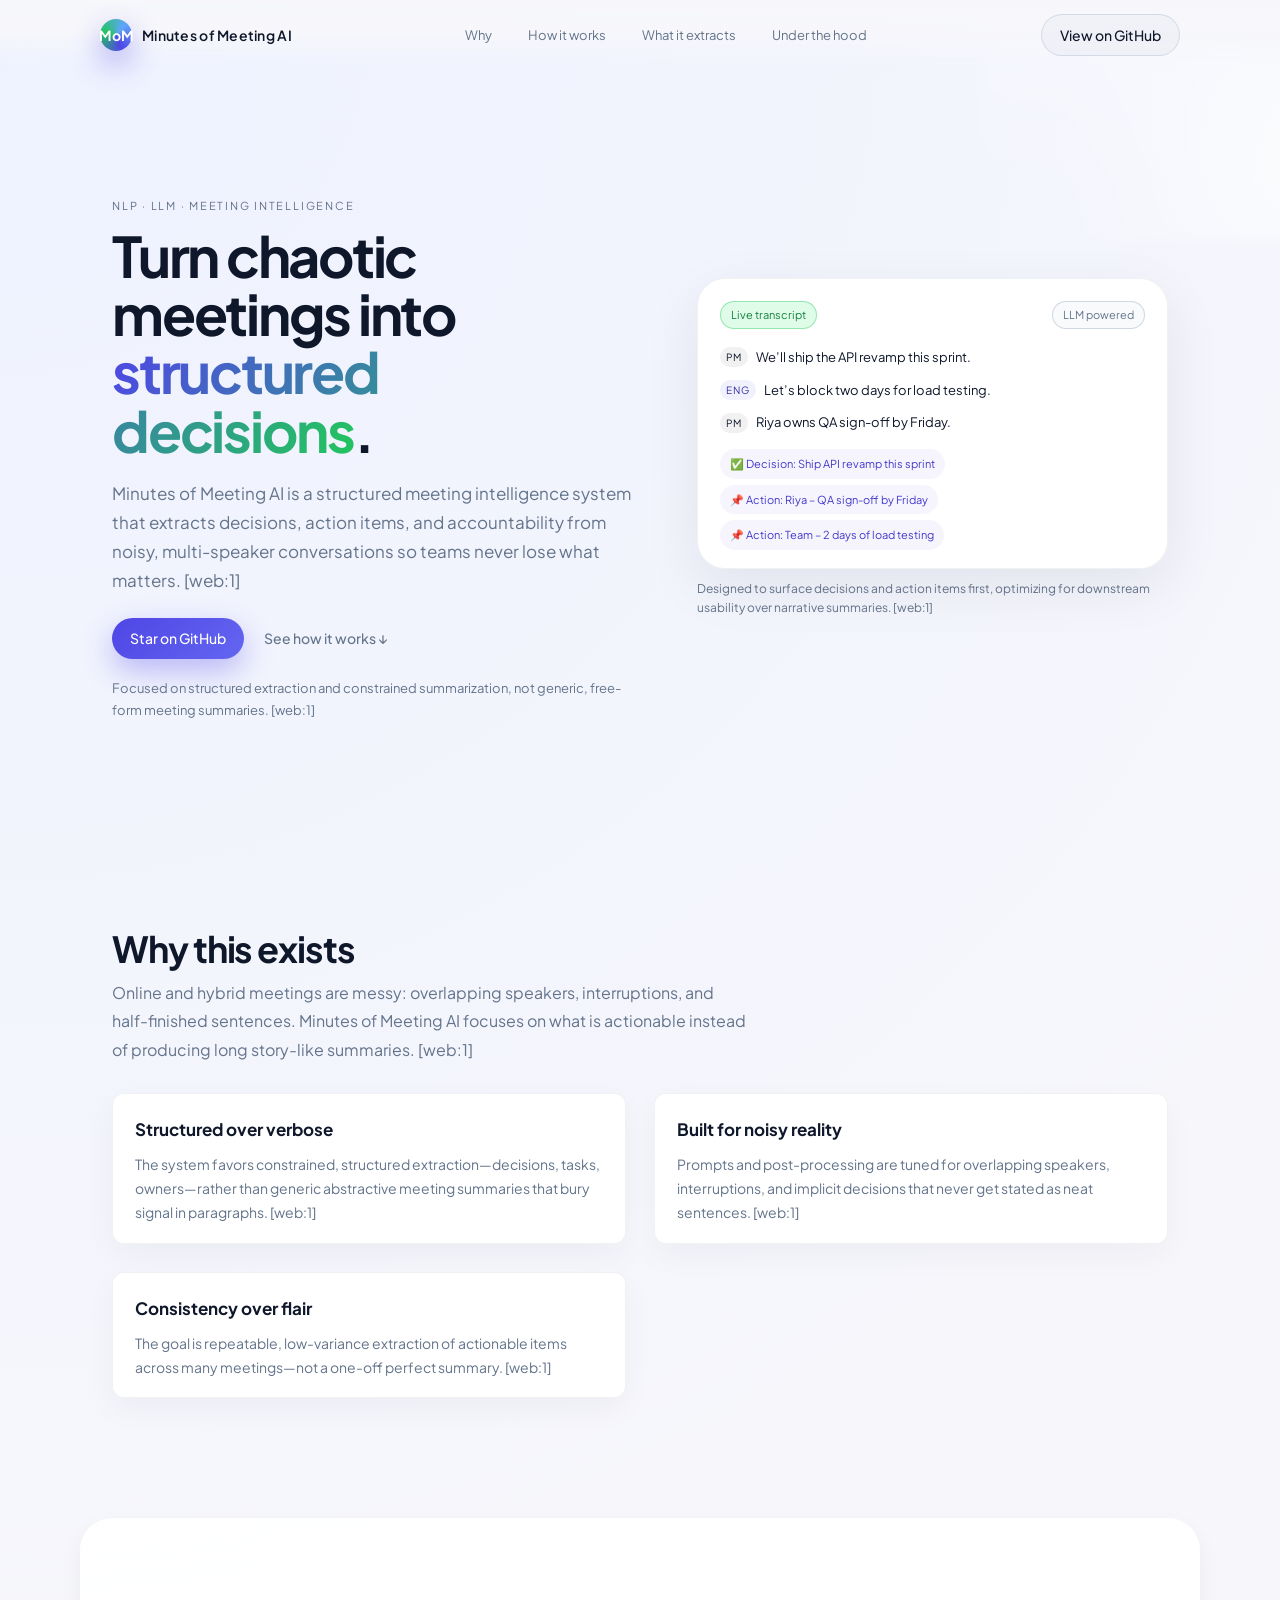
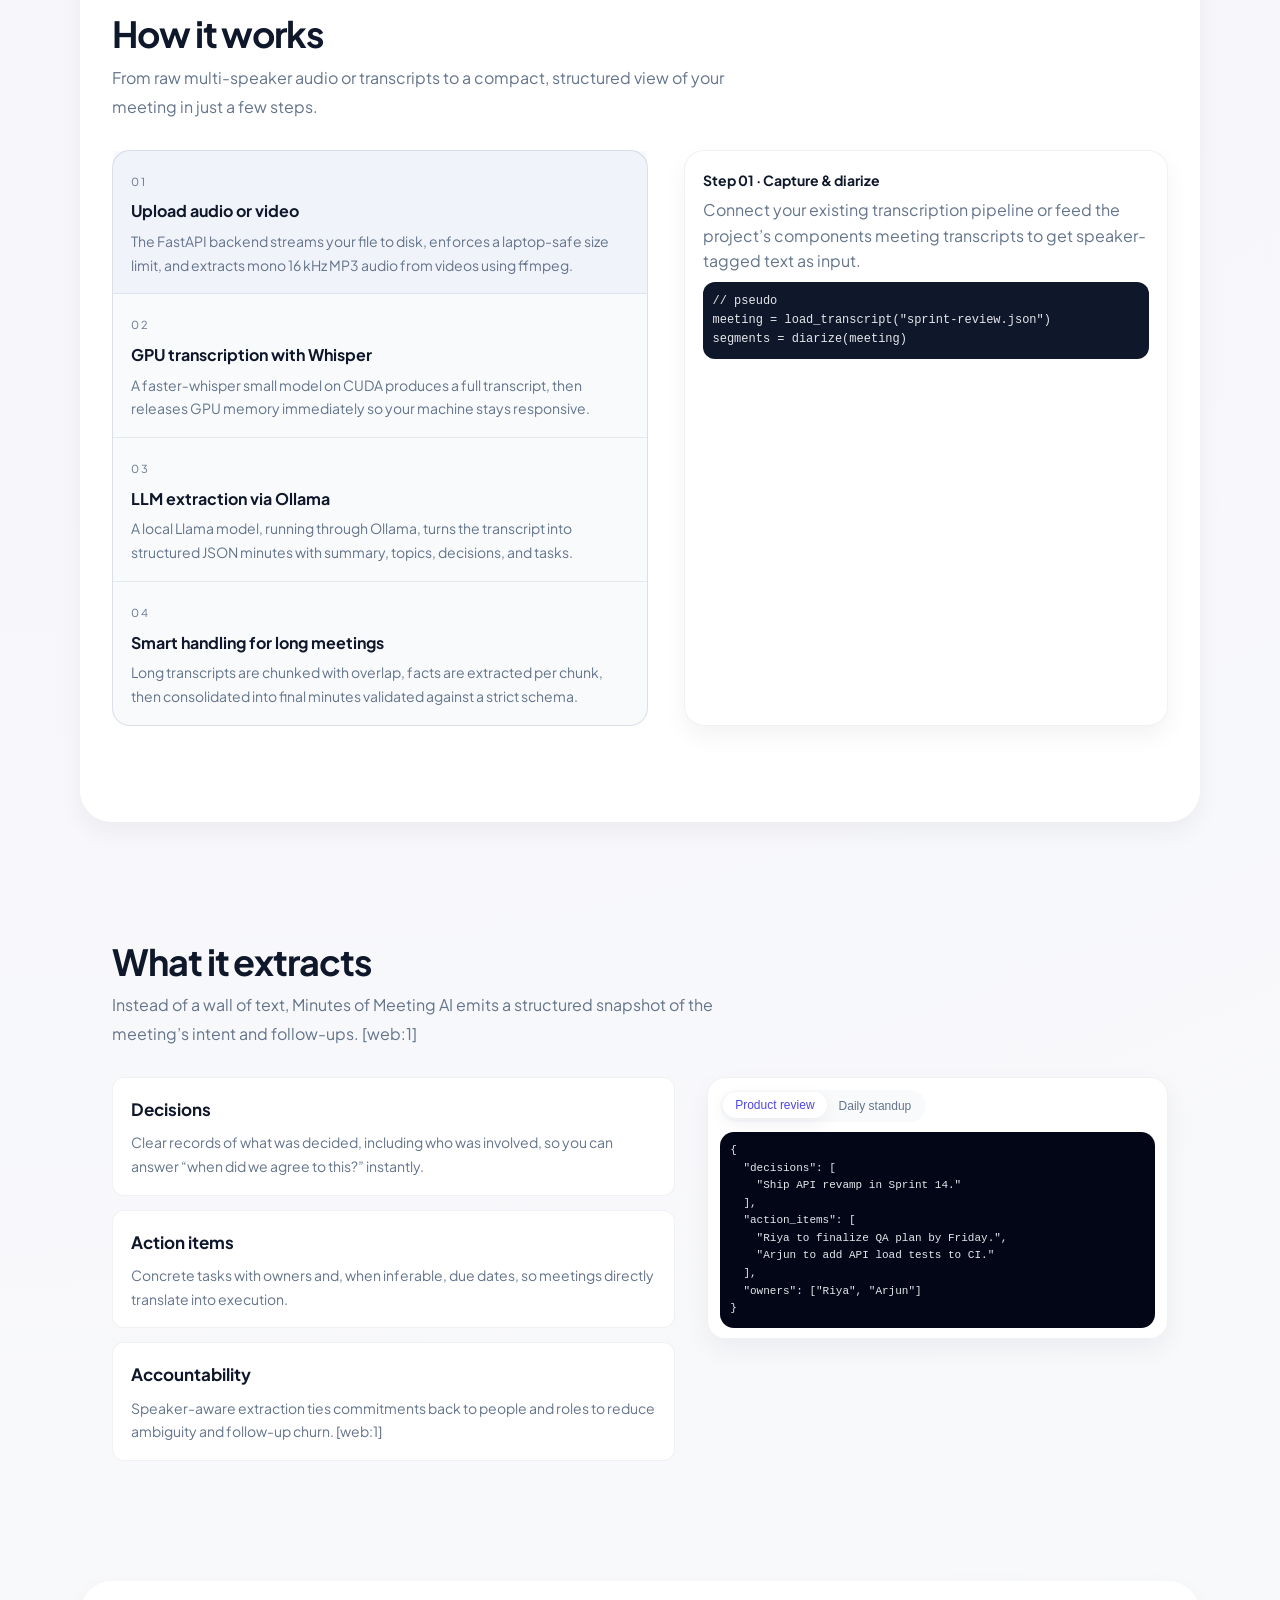
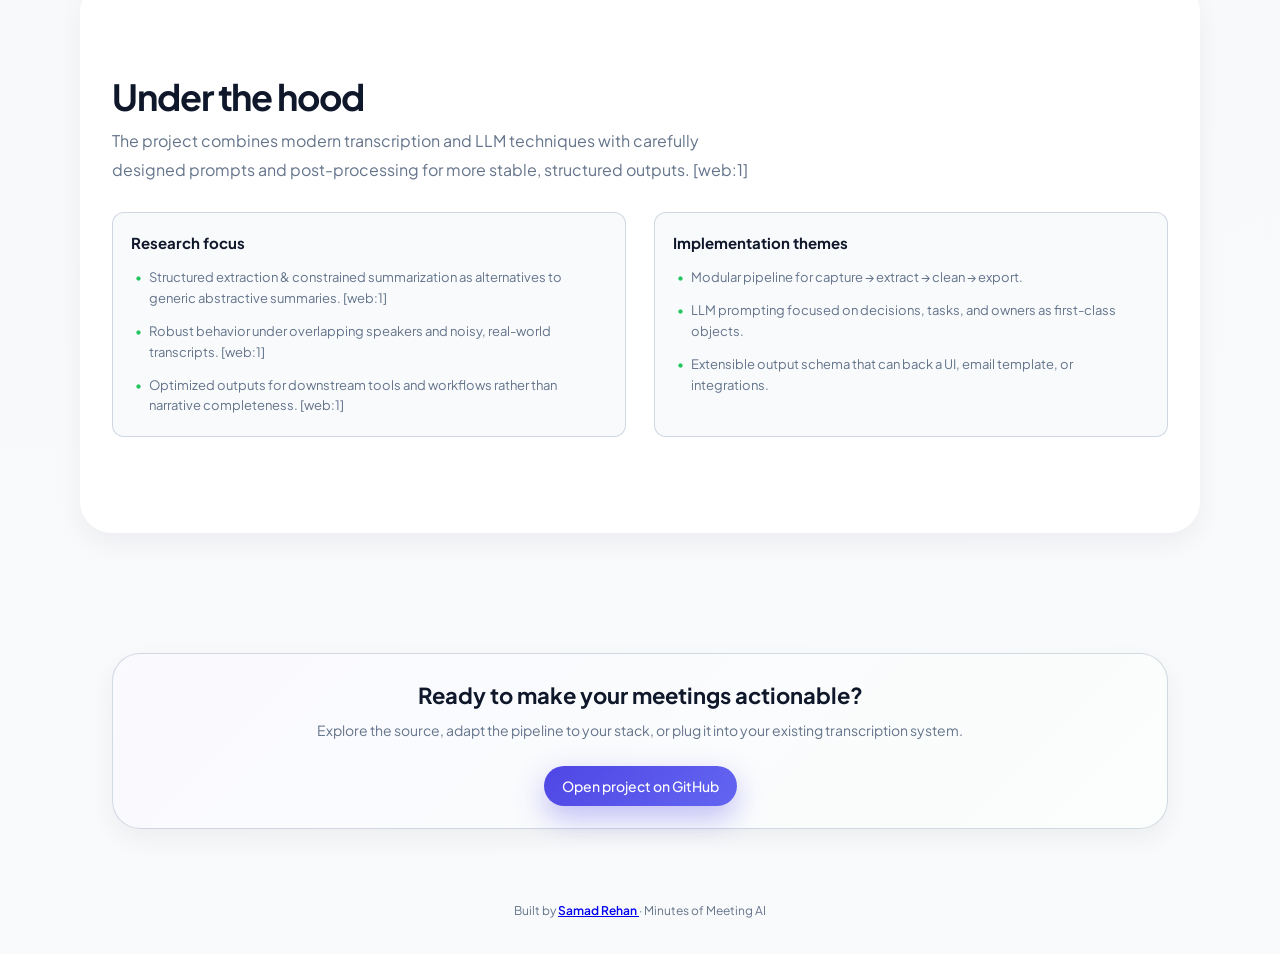
<file: docs/index.html>
<!DOCTYPE html>
<html lang="en">
<head>
  <meta charset="UTF-8" />
  <title>Minutes of Meeting AI – Structured Meeting Intelligence</title>
  <meta name="viewport" content="width=device-width, initial-scale=1" />
  <meta
    name="description"
    content="Minutes of Meeting AI – a structured meeting intelligence system that extracts decisions, action items, and accountability from multi-speaker conversations."
  />
  <link rel="preconnect" href="https://fonts.googleapis.com" />
  <link rel="preconnect" href="https://fonts.gstatic.com" crossorigin />
  <link
    href="https://fonts.googleapis.com/css2?family=Plus+Jakarta+Sans:wght@300;400;500;600;700&display=swap"
    rel="stylesheet"
  />
  <link rel="stylesheet" href="style.css" />
</head>
<body>
  <div class="page-shell">
    <!-- Floating background blob -->
    <div class="hero-blob"></div>

    <!-- Header / Nav -->
    <header class="site-header">
      <div class="nav-inner">
        <a href="#top" class="brand">
          <span class="brand-mark">MoM</span>
          <span class="brand-text">Minutes of Meeting AI</span>
        </a>
        <nav class="nav-links">
          <a href="#why">Why</a>
          <a href="#how">How it works</a>
          <a href="#extracts">What it extracts</a>
          <a href="#tech">Under the hood</a>
        </nav>
        <div class="nav-cta">
          <a
            href="https://github.com/samadrehan02/MinutesofMeetingAI"
            target="_blank"
            rel="noopener noreferrer"
            class="btn btn-ghost"
          >
            View on GitHub
          </a>
        </div>
      </div>
    </header>

    <!-- Hero -->
    <main id="top">
      <section class="hero section reveal">
        <div class="hero-grid">
          <div class="hero-copy">
            <p class="eyebrow">NLP · LLM · Meeting Intelligence</p>
            <h1>
              Turn chaotic meetings into
              <span class="highlight">structured decisions</span>.
            </h1>
            <p class="hero-subtitle">
              Minutes of Meeting AI is a structured meeting intelligence system
              that extracts decisions, action items, and accountability from
              noisy, multi-speaker conversations so teams never lose what
              matters. [web:1]
            </p>
            <div class="hero-actions">
              <a
                href="https://github.com/samadrehan02/MinutesofMeetingAI"
                target="_blank"
                rel="noopener noreferrer"
                class="btn btn-primary"
              >
                Star on GitHub
              </a>
              <a href="#how" class="btn btn-text">See how it works ↓</a>
            </div>
            <div class="hero-footnote">
              Focused on structured extraction and constrained summarization,
              not generic, free-form meeting summaries. [web:1]
            </div>
          </div>

          <div class="hero-panel">
            <div class="hero-card">
              <div class="hero-card-header">
                <span class="pill pill-live">Live transcript</span>
                <span class="pill pill-light">LLM powered</span>
              </div>
              <div class="hero-card-body">
                <div class="transcript-line">
                  <span class="speaker-tag">PM</span>
                  <span>We’ll ship the API revamp this sprint.</span>
                </div>
                <div class="transcript-line">
                  <span class="speaker-tag speaker-alt">ENG</span>
                  <span>Let’s block two days for load testing.</span>
                </div>
                <div class="transcript-line">
                  <span class="speaker-tag">PM</span>
                  <span>Riya owns QA sign-off by Friday.</span>
                </div>
              </div>
              <div class="hero-card-footer">
                <div class="hero-chip">
                  ✅ Decision: Ship API revamp this sprint
                </div>
                <div class="hero-chip">
                  📌 Action: Riya – QA sign-off by Friday
                </div>
                <div class="hero-chip">
                  📌 Action: Team – 2 days of load testing
                </div>
              </div>
            </div>
            <p class="hero-caption">
              Designed to surface decisions and action items first, optimizing
              for downstream usability over narrative summaries. [web:1]
            </p>
          </div>
        </div>
      </section>

      <!-- Why -->
      <section id="why" class="section reveal">
        <div class="section-header">
          <h2>Why this exists</h2>
          <p>
            Online and hybrid meetings are messy: overlapping speakers,
            interruptions, and half-finished sentences. Minutes of Meeting AI
            focuses on what is actionable instead of producing long story-like
            summaries. [web:1]
          </p>
        </div>
        <div class="cards-grid">
          <article class="info-card">
            <h3>Structured over verbose</h3>
            <p>
              The system favors constrained, structured extraction—decisions,
              tasks, owners—rather than generic abstractive meeting summaries
              that bury signal in paragraphs. [web:1]
            </p>
          </article>
          <article class="info-card">
            <h3>Built for noisy reality</h3>
            <p>
              Prompts and post-processing are tuned for overlapping speakers,
              interruptions, and implicit decisions that never get stated as
              neat sentences. [web:1]
            </p>
          </article>
          <article class="info-card">
            <h3>Consistency over flair</h3>
            <p>
              The goal is repeatable, low-variance extraction of actionable
              items across many meetings—not a one-off perfect summary. [web:1]
            </p>
          </article>
        </div>
      </section>

      <!-- How it works -->
      <section id="how" class="section section-alt reveal">
        <div class="section-header">
          <h2>How it works</h2>
          <p>
            From raw multi-speaker audio or transcripts to a compact, structured
            view of your meeting in just a few steps.
          </p>
        </div>

        <div class="flow-grid">
          <ol class="flow-steps">
            <li class="flow-step active" data-step="1">
                <span class="flow-index">01</span>
                <h3>Upload audio or video</h3>
                <p>
                    The FastAPI backend streams your file to disk, enforces a laptop-safe size
                    limit, and extracts mono 16&nbsp;kHz MP3 audio from videos using ffmpeg.
                </p>
                </li>
                <li class="flow-step" data-step="2">
                <span class="flow-index">02</span>
                <h3>GPU transcription with Whisper</h3>
                <p>
                    A faster‑whisper <span class="nowrap">small</span> model on CUDA produces a
                    full transcript, then releases GPU memory immediately so your machine stays
                    responsive.
                </p>
                </li>
                <li class="flow-step" data-step="3">
                <span class="flow-index">03</span>
                <h3>LLM extraction via Ollama</h3>
                <p>
                    A local Llama model, running through Ollama, turns the transcript into
                    structured JSON minutes with summary, topics, decisions, and tasks.
                </p>
                </li>
                <li class="flow-step" data-step="4">
                <span class="flow-index">04</span>
                <h3>Smart handling for long meetings</h3>
                <p>
                    Long transcripts are chunked with overlap, facts are extracted per chunk,
                    then consolidated into final minutes validated against a strict schema.
                </p>
                </li>
          </ol>

          <div class="flow-panel">
            <div class="flow-screen" data-step-panel="1">
              <h4>Step 01 · Capture & diarize</h4>
              <p>
                Connect your existing transcription pipeline or feed the
                project’s components meeting transcripts to get speaker-tagged
                text as input.
              </p>
              <pre><code>// pseudo
meeting = load_transcript("sprint-review.json")
segments = diarize(meeting)</code></pre>
            </div>

            <div class="flow-screen hidden" data-step-panel="2">
              <h4>Step 02 · Targeted LLM pass</h4>
              <p>
                The prompt steers the model to classify utterances into
                decisions, tasks, and notes instead of free-form summarization.
              </p>
              <pre><code>// pseudo
structured = extract_structured_items(segments)
console.log(structured.decisions[0])</code></pre>
            </div>

            <div class="flow-screen hidden" data-step-panel="3">
              <h4>Step 03 · Post-processing</h4>
              <p>
                Items are merged, cleaned, and aligned with owners so teams can
                trust the output as a single source of truth.
              </p>
              <pre><code>// pseudo
clean = normalize_and_merge(structured)
tasks = attach_due_dates(clean.action_items)</code></pre>
            </div>

            <div class="flow-screen hidden" data-step-panel="4">
              <h4>Step 04 · Structured output</h4>
              <p>
                Feed the resulting structure to a UI, email template, or task
                system for instant, actionable minutes of meeting.
              </p>
              <pre><code>// pseudo
export({
  decisions: clean.decisions,
  actionItems: tasks,
  keyPoints: clean.key_points
})</code></pre>
            </div>
          </div>
        </div>
      </section>

      <!-- What it extracts -->
      <section id="extracts" class="section reveal">
        <div class="section-header">
          <h2>What it extracts</h2>
          <p>
            Instead of a wall of text, Minutes of Meeting AI emits a structured
            snapshot of the meeting’s intent and follow-ups. [web:1]
          </p>
        </div>

        <div class="extracts-layout">
          <div class="extracts-list">
            <div class="extract-card">
              <h3>Decisions</h3>
              <p>
                Clear records of what was decided, including who was involved,
                so you can answer “when did we agree to this?” instantly.
              </p>
            </div>
            <div class="extract-card">
              <h3>Action items</h3>
              <p>
                Concrete tasks with owners and, when inferable, due dates, so
                meetings directly translate into execution.
              </p>
            </div>
            <div class="extract-card">
              <h3>Accountability</h3>
              <p>
                Speaker-aware extraction ties commitments back to people and
                roles to reduce ambiguity and follow-up churn. [web:1]
              </p>
            </div>
          </div>

          <div class="extracts-preview">
            <div class="tab-toggle">
              <button class="tab-btn active" data-tab="product">
                Product review
              </button>
              <button class="tab-btn" data-tab="standup">
                Daily standup
              </button>
            </div>
            <div class="tab-panel" data-tab-panel="product">
              <div class="json-preview">
<pre><code>{
  "decisions": [
    "Ship API revamp in Sprint 14."
  ],
  "action_items": [
    "Riya to finalize QA plan by Friday.",
    "Arjun to add API load tests to CI."
  ],
  "owners": ["Riya", "Arjun"]
}</code></pre>
              </div>
            </div>
            <div class="tab-panel hidden" data-tab-panel="standup">
              <div class="json-preview">
<pre><code>{
  "decisions": [
    "Pause feature X until customer feedback."
  ],
  "action_items": [
    "Sam to prepare experiment summary.",
    "Team to propose alt designs by Monday."
  ],
  "owners": ["Sam", "Team"]
}</code></pre>
              </div>
            </div>
          </div>
        </div>
      </section>

      <!-- Under the hood -->
      <section id="tech" class="section section-alt reveal">
        <div class="section-header">
          <h2>Under the hood</h2>
          <p>
            The project combines modern transcription and LLM techniques with
            carefully designed prompts and post-processing for more stable,
            structured outputs. [web:1]
          </p>
        </div>

        <div class="tech-grid">
          <div class="tech-column">
            <h3>Research focus</h3>
            <ul class="checklist">
              <li>
                Structured extraction & constrained summarization as alternatives
                to generic abstractive summaries. [web:1]
              </li>
              <li>
                Robust behavior under overlapping speakers and noisy,
                real-world transcripts. [web:1]
              </li>
              <li>
                Optimized outputs for downstream tools and workflows rather than
                narrative completeness. [web:1]
              </li>
            </ul>
          </div>
          <div class="tech-column">
            <h3>Implementation themes</h3>
            <ul class="checklist">
              <li>Modular pipeline for capture → extract → clean → export.</li>
              <li>
                LLM prompting focused on decisions, tasks, and owners as
                first-class objects.
              </li>
              <li>
                Extensible output schema that can back a UI, email template, or
                integrations.
              </li>
            </ul>
          </div>
        </div>
      </section>

      <!-- Call to action -->
      <section class="section final-cta reveal">
        <div class="final-inner">
          <h2>Ready to make your meetings actionable?</h2>
          <p>
            Explore the source, adapt the pipeline to your stack, or plug it
            into your existing transcription system.
          </p>
          <div class="hero-actions">
            <a
              href="https://github.com/samadrehan02/MinutesofMeetingAI"
              target="_blank"
              rel="noopener noreferrer"
              class="btn btn-primary"
            >
              Open project on GitHub
            </a>
          </div>
        </div>
      </section>
    </main>

    <footer class="site-footer">
  <p>
    Built by
    <a
      href="https://samadrehan02.github.io/"
      target="_blank"
      rel="noopener noreferrer"
      class="signature"
    >
      Samad Rehan
    </a>
    · Minutes of Meeting AI
  </p>
</footer>


  <script src="script.js"></script>
</body>
</html>
</file>
<file: docs/style.css>
:root {
  --bg: #f7f7fb;
  --bg-alt: #ffffff;
  --border-subtle: rgba(15, 23, 42, 0.06);
  --text-main: #0f172a;
  --text-soft: #64748b;
  --accent: #4f46e5;
  --accent-soft: rgba(79, 70, 229, 0.12);
  --accent-green: #22c55e;
  --radius-lg: 18px;
  --radius-md: 12px;
  --shadow-soft: 0 18px 55px rgba(15, 23, 42, 0.08);
  --shadow-subtle: 0 10px 25px rgba(15, 23, 42, 0.05);
  --transition-fast: 160ms ease-out;
  --transition-med: 220ms cubic-bezier(0.16, 1, 0.3, 1);
}

*,
*::before,
*::after {
  box-sizing: border-box;
}

html {
  scroll-behavior: smooth;
}

body {
  margin: 0;
  font-family: "Plus Jakarta Sans", system-ui, -apple-system, BlinkMacSystemFont,
    "Segoe UI", sans-serif;
  background: radial-gradient(circle at top left, #eef2ff 0, #f7f7fb 40%, #f9fafb 100%);
  color: var(--text-main);
  -webkit-font-smoothing: antialiased;
  font-size: 16px;      /* NEW */
  line-height: 1.6;     /* NEW */
}

.page-shell {
  min-height: 100vh;
  position: relative;
  overflow-x: hidden;
}

/* Floating gradient blob */
.hero-blob {
  position: fixed;
  top: -180px;
  right: -120px;
  width: 420px;
  height: 420px;
  background: radial-gradient(circle at 20% 20%, #a5b4fc, transparent 60%),
    radial-gradient(circle at 80% 80%, #bbf7d0, transparent 55%);
  opacity: 0.7;
  filter: blur(6px);
  mix-blend-mode: screen;
  pointer-events: none;
  transform: translate3d(0, 0, 0);
  transition: transform 700ms ease-out;
}

/* Header */

.site-header {
  position: sticky;
  top: 0;
  z-index: 20;
  backdrop-filter: blur(16px);
  background: linear-gradient(
    to bottom,
    rgba(247, 247, 251, 0.95),
    rgba(247, 247, 251, 0.9),
    transparent
  );
}

.nav-inner {
  max-width: 1120px;
  margin: 0 auto;
  padding: 14px 20px 10px;
  display: flex;
  align-items: center;
  justify-content: space-between;
  gap: 18px;
}

.brand {
  display: flex;
  align-items: center;
  gap: 10px;
  text-decoration: none;
  color: inherit;
}

.brand-mark {
  width: 32px;
  height: 32px;
  border-radius: 999px;
  background: conic-gradient(
    from 160deg,
    #4f46e5,
    #22c55e,
    #60a5fa,
    #4f46e5
  );
  display: flex;
  align-items: center;
  justify-content: center;
  font-size: 14px;
  font-weight: 700;
  color: white;
  box-shadow: 0 12px 30px rgba(79, 70, 229, 0.45);
}

.brand-text {
  font-size: 14px;
  font-weight: 600;
  letter-spacing: 0.02em;
}

.nav-links {
  display: flex;
  gap: 16px;
  align-items: center;
  font-size: 13px;
}

.nav-links a {
  text-decoration: none;
  color: var(--text-soft);
  padding: 6px 10px;
  border-radius: 999px;
  transition: background-color var(--transition-fast), color var(--transition-fast),
    transform var(--transition-fast);
}

.nav-links a:hover {
  background: rgba(148, 163, 184, 0.14);
  color: var(--text-main);
  transform: translateY(-1px);
}

.nav-links a.active {
  background: var(--accent-soft);
  color: var(--accent);
}

.nav-cta {
  display: flex;
}

/* Buttons */

.btn {
  border: none;
  outline: none;
  cursor: pointer;
  font-size: 14px;
  font-weight: 500;
  border-radius: 999px;
  padding: 9px 18px;
  display: inline-flex;
  align-items: center;
  justify-content: center;
  gap: 6px;
  text-decoration: none;
  transition: transform var(--transition-med), box-shadow var(--transition-med),
    background-color var(--transition-med), color var(--transition-med);
}

.btn-primary {
  background: linear-gradient(135deg, #4f46e5, #6366f1);
  color: white;
  box-shadow: 0 12px 30px rgba(79, 70, 229, 0.35);
}

.btn-primary:hover {
  transform: translateY(-2px);
  box-shadow: 0 16px 40px rgba(79, 70, 229, 0.4);
}

.btn-ghost {
  background: rgba(148, 163, 184, 0.08);
  color: var(--text-main);
  border: 1px solid rgba(148, 163, 184, 0.3);
}

.btn-ghost:hover {
  background: rgba(148, 163, 184, 0.16);
  transform: translateY(-1px);
  box-shadow: var(--shadow-subtle);
}

.btn-text {
  background: transparent;
  color: var(--text-soft);
  padding-inline: 6px;
}

.btn-text:hover {
  color: var(--text-main);
  transform: translateY(-1px);
}

/* Sections */

.section {
  max-width: 1120px;
  margin: 0 auto;
  padding: 96px 32px;
}


.section-alt {
  background: rgba(255, 255, 255, 0.9);
  border-radius: 32px;
  box-shadow: var(--shadow-subtle);
  margin-top: 32px;
}

.section-header {
  max-width: 640px;
  margin-bottom: 28px;
}

.section-header h2 {
  font-size: clamp(30px, 3vw, 36px);
  line-height: 1.1;
  margin: 0 0 10px;
  letter-spacing: -0.03em;
}


.section-header p {
  margin: 0;
  font-size: 16px;
  line-height: 1.8;
  color: var(--text-soft);
}

.section + .section {
  margin-top: 24px;
}


/* Hero */

.hero {
  padding-top: 120px;
  padding-bottom: 88px;
}


.hero-grid {
  display: grid;
  grid-template-columns: minmax(0, 1.05fr) minmax(0, 0.95fr);
  gap: 64px;
  align-items: center;
}


.hero-copy h1 {
  font-size: clamp(40px, 5.6vw, 56px);
  line-height: 1.04;
  margin: 10px 0 20px;
  letter-spacing: -0.04em;
}

.hero-copy .highlight {
  background: linear-gradient(120deg, #4f46e5, #22c55e);
  background-clip: text;          /* standard property */
  -webkit-background-clip: text;  /* vendor prefix for older WebKit */
  color: transparent;
}

.hero-subtitle {
  margin: 0;
  font-size: 17px;
  line-height: 1.7;
  color: var(--text-soft);
  max-width: 560px;
}

.eyebrow {
  text-transform: uppercase;
  font-size: 11px;
  letter-spacing: 0.16em;
  color: var(--text-soft);
}

.hero-actions {
  display: flex;
  gap: 14px;
  margin-top: 24px;
  flex-wrap: wrap;
}


.hero-footnote {
  margin-top: 18px;
  font-size: 13px;
  line-height: 1.7;
  color: var(--text-soft);
}


.hero-panel {
  position: relative;
}

.hero-card {
  background: rgba(255, 255, 255, 0.96);
  border-radius: 28px;          /* was 26px */
  border: 1px solid var(--border-subtle);
  box-shadow: var(--shadow-soft);
  padding: 22px 22px 18px;      /* more padding */
  backdrop-filter: blur(10px);
}


.hero-card-header {
  display: flex;
  justify-content: space-between;
  align-items: center;
  margin-bottom: 12px;
}

.pill {
  font-size: 11px;
  padding: 4px 10px;
  border-radius: 999px;
  border: 1px solid rgba(148, 163, 184, 0.4);
  color: var(--text-soft);
  background: rgba(248, 250, 252, 0.9);
}

.pill-live {
  border-color: rgba(34, 197, 94, 0.4);
  color: #15803d;
  background: rgba(220, 252, 231, 0.9);
}

.transcript-line {
  display: flex;
  align-items: center;
  gap: 8px;
  padding: 6px 0;
  font-size: 13px;
}

.speaker-tag {
  font-size: 10px;
  text-transform: uppercase;
  letter-spacing: 0.12em;
  padding: 2px 6px;
  border-radius: 999px;
  background: rgba(15, 23, 42, 0.06);
  color: #0f172a;
}

.speaker-alt {
  background: rgba(79, 70, 229, 0.08);
  color: #3730a3;
}

.hero-card-footer {
  margin-top: 10px;
  display: flex;
  flex-wrap: wrap;
  gap: 6px;
}

.hero-chip {
  font-size: 11px;
  padding: 6px 10px;
  border-radius: 999px;
  background: rgba(79, 70, 229, 0.05);
  color: #4338ca;
}

.hero-caption {
  margin-top: 10px;
  font-size: 12px;
  color: var(--text-soft);
}

/* Cards grid */

.cards-grid {
  display: grid;
  grid-template-columns: repeat(2, minmax(0, 1fr));
  gap: 28px;
}



.info-card {
  background: rgba(255, 255, 255, 0.96);
  border-radius: var(--radius-md);
  border: 1px solid var(--border-subtle);
  padding: 22px 22px 18px;   /* was 16px 16px 14px */
  box-shadow: 0 12px 32px rgba(15, 23, 42, 0.04);
  transition: transform var(--transition-med), box-shadow var(--transition-med),
    border-color var(--transition-med);
}


.info-card h3 {
  margin: 0 0 10px;
  font-size: 17px;
}

.info-card p {
  margin: 0;
  font-size: 14px;
  line-height: 1.7;
  color: var(--text-soft);
}


.info-card:hover {
  transform: translateY(-4px);
  box-shadow: 0 16px 36px rgba(15, 23, 42, 0.08);
  border-color: rgba(79, 70, 229, 0.22);
}

/* How it works */

.flow-grid {
  display: grid;
  grid-template-columns: minmax(0, 1.05fr) minmax(0, 0.95fr);
  gap: 36px;
  margin-top: 18px;
}


.flow-steps {
  list-style: none;
  padding: 0;
  margin: 0;
  border-radius: 18px;
  background: rgba(248, 250, 252, 0.9);
  border: 1px solid rgba(148, 163, 184, 0.3);
}

.flow-step {
  padding: 16px 18px;
  cursor: pointer;
  border-bottom: 1px solid rgba(148, 163, 184, 0.2);
  transition: background-color var(--transition-med), transform var(--transition-med);
}

.flow-step:last-child {
  border-bottom: none;
}

.flow-step:hover {
  background: rgba(229, 231, 235, 0.6);
  transform: translateY(-1px);
}

.flow-step.active {
  background: rgba(79, 70, 229, 0.04);
}

.flow-index {
  font-size: 11px;
  text-transform: uppercase;
  letter-spacing: 0.14em;
  color: var(--text-soft);
}

.flow-step h3 {
  margin: 6px 0 6px;
  font-size: 16px;
}

.flow-step p {
  margin: 0;
  font-size: 14px;
  line-height: 1.7;
  color: var(--text-soft);
}

.flow-panel {
  background: rgba(255, 255, 255, 0.96);
  border-radius: 20px;
  border: 1px solid var(--border-subtle);
  box-shadow: var(--shadow-subtle);
  padding: 18px 18px 14px;
}

.flow-screen h4 {
  margin: 0 0 6px;
  font-size: 14px;
}

.flow-screen p {
  margin: 0 0 8px;
  color: var(--text-soft);
}

.flow-screen pre {
  margin: 0;
  background: #0f172a;
  color: #e5e7eb;
  padding: 10px 10px;
  border-radius: 12px;
  font-size: 12px;
  line-height: 1.6;
  overflow-x: auto;
}


/* Extracts */

.extracts-layout {
  display: grid;
  grid-template-columns: minmax(0, 1.1fr) minmax(0, 0.9fr);
  gap: 32px;
  align-items: flex-start;
}

.extracts-list {
  display: grid;
  gap: 14px;
}

.extract-card {
  background: rgba(255, 255, 255, 0.96);
  border-radius: var(--radius-md);
  border: 1px solid var(--border-subtle);
  padding: 18px 18px 16px;
  transition: transform var(--transition-med), box-shadow var(--transition-med);
}

.extract-card h3 {
  margin: 0 0 8px;
  font-size: 17px;
}

.extract-card p {
  margin: 0;
  font-size: 14px;
  line-height: 1.7;
  color: var(--text-soft);
}

.extract-card:hover {
  transform: translateY(-3px);
  box-shadow: var(--shadow-subtle);
}

.extracts-preview {
  background: rgba(255, 255, 255, 0.98);
  border-radius: var(--radius-lg);
  border: 1px solid var(--border-subtle);
  box-shadow: var(--shadow-subtle);
  padding: 12px 12px 10px;
}

.tab-toggle {
  display: inline-flex;
  padding: 3px;
  border-radius: 999px;
  background: rgba(248, 250, 252, 0.9);
  margin-bottom: 10px;
}

.tab-btn {
  border: none;
  background: transparent;
  font-size: 12px;
  padding: 6px 12px;
  border-radius: 999px;
  cursor: pointer;
  color: var(--text-soft);
  transition: background-color var(--transition-fast), color var(--transition-fast),
    transform var(--transition-fast);
}

.tab-btn.active {
  background: white;
  color: var(--accent);
  transform: translateY(-1px);
  box-shadow: 0 6px 18px rgba(15, 23, 42, 0.06);
}

.json-preview {
  font-size: 11px;
}

.json-preview pre {
  margin: 0;
  background: #020617;
  color: #e5e7eb;
  padding: 10px 10px;
  border-radius: 14px;
  overflow-x: auto;
}

/* Tech */

.tech-grid {
  display: grid;
  grid-template-columns: repeat(2, minmax(0, 1fr));
  gap: 28px;
  margin-top: 18px;
}


.tech-column {
  background: rgba(248, 250, 252, 0.96);
  border-radius: var(--radius-md);
  border: 1px solid rgba(148, 163, 184, 0.4);
  padding: 18px 18px 14px;
}


.tech-column h3 {
  margin: 0 0 6px;
  font-size: 15px;
}

.checklist {
  list-style: none;
  padding: 0;
  margin: 0;
}

.checklist li {
  font-size: 13px;
  color: var(--text-soft);
  padding: 6px 0;
  position: relative;
  padding-left: 18px;
}

.checklist li::before {
  content: "•";
  position: absolute;
  left: 4px;
  color: var(--accent-green);
}

/* Final CTA */

.final-cta {
  text-align: center;
  padding-bottom: 60px;
}
.final-cta .hero-actions {
  display: flex;
  justify-content: center;
}


.final-inner {
  border-radius: 28px;
  border: 1px solid rgba(148, 163, 184, 0.4);
  padding: 24px 20px 22px;
  background: linear-gradient(135deg, rgba(79, 70, 229, 0.03), rgba(34, 197, 94, 0.02)),
    rgba(255, 255, 255, 0.96);
  box-shadow: var(--shadow-subtle);
}

.final-inner h2 {
  margin: 0 0 6px;
  font-size: 22px;
}

.final-inner p {
  margin: 0 0 14px;
  font-size: 14px;
  color: var(--text-soft);
}

/* Footer */

.site-footer {
  max-width: 1120px;
  margin: 0 auto;
  padding: 0 20px 22px;
  font-size: 12px;
  color: var(--text-soft);
  display: flex;
  justify-content: center;
}

.signature {
  font-weight: 600;
}

/* Reveal animations */

.reveal {
  opacity: 0;
  transform: translateY(16px);
  transition: opacity 420ms ease-out, transform 420ms ease-out;
}

.reveal.visible {
  opacity: 1;
  transform: translateY(0);
}

/* Utilities */

.hidden {
  display: none;
}

/* Responsive */

@media (max-width: 900px) {
  .nav-inner {
    flex-wrap: wrap;
  }

  .nav-links {
    display: none;
  }

  .hero-grid {
    grid-template-columns: minmax(0, 1fr);
  }

  .hero-panel {
    order: -1;
  }

  .cards-grid {
    grid-template-columns: minmax(0, 1fr);
  }

  .flow-grid,
  .extracts-layout,
  .tech-grid {
    grid-template-columns: minmax(0, 1fr);
  }

  .section-alt {
    border-radius: 24px;
  }
}

@media (max-width: 600px) {
  .section {
    padding-inline: 16px;
  }
}
</file>
